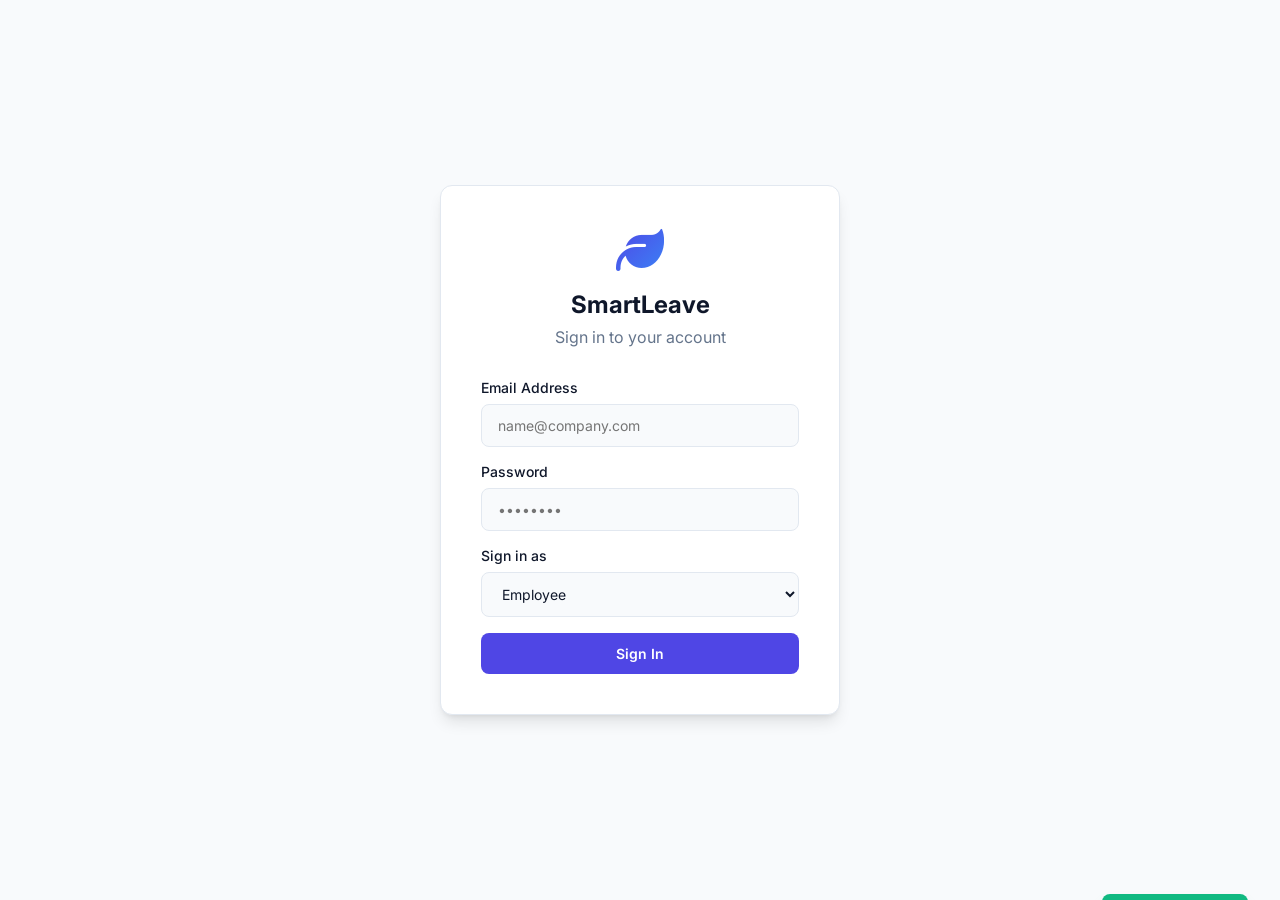
<file: index.html>
<!DOCTYPE html>
<html lang="en">

<head>
    <meta charset="UTF-8">
    <meta name="viewport" content="width=device-width, initial-scale=1.0">
    <title>Smart Leave Management - Login</title>
    <link href="https://fonts.googleapis.com/css2?family=Inter:wght@300;400;500;600;700&display=swap" rel="stylesheet">
    <link rel="stylesheet" href="https://cdnjs.cloudflare.com/ajax/libs/font-awesome/6.4.0/css/all.min.css">
    <link href="style.css" rel="stylesheet">
</head>

<body>
    <!-- Login Page -->
    <div id="auth-wrapper" class="auth-wrapper">
        <div class="auth-card">
            <div class="auth-header">
                <i class="fa-solid fa-leaf logo-icon"></i>
                <h2>SmartLeave</h2>
                <p>Sign in to your account</p>
            </div>
            <form id="login-form">
                <div class="form-group">
                    <label for="email">Email Address</label>
                    <input type="email" id="email" placeholder="name@company.com" required>
                </div>
                <div class="form-group">
                    <label for="password">Password</label>
                    <input type="password" id="password" placeholder="••••••••" required>
                </div>
                <div class="form-group">
                    <label for="role">Sign in as</label>
                    <select id="role" required>
                        <option value="employee">Employee</option>
                        <option value="manager">Manager</option>
                        <option value="hr_admin">HR Admin</option>
                    </select>
                </div>
                <button type="submit" class="btn btn-primary">Sign In</button>
            </form>
        </div>

        <!-- NEW PASSWORD REQUIRED CARD (Hidden by default) -->
        <div class="auth-card" id="change-password-card" style="display: none;">
            <div class="auth-header">
                <i class="fa-solid fa-key logo-icon" style="color: #F59E0B;"></i>
                <h2>Change Password</h2>
                <p>Please choose a new permanent password.</p>
            </div>
            <form id="change-password-form">
                <div class="form-group">
                    <label for="new-password">New Password</label>
                    <input type="password" id="new-password" placeholder="Enter new password" required>
                    <small style="color: gray; font-size: 0.75rem; margin-top: 5px; display: block;">
                        Must be at least 8 characters, with numbers and symbols.
                    </small>
                </div>
                <!-- We store the temporary session string here invisibly -->
                <input type="hidden" id="cognito-session-token">
                <input type="hidden" id="cognito-username">
                
                <button type="submit" class="btn btn-primary" style="margin-top: 15px;">Set Password & Sign In</button>
                <button type="button" class="btn btn-outline" id="cancel-change-btn" style="width: 100%; margin-top: 10px;">Cancel</button>
            </form>
        </div>
    </div>

    <!-- Notification Toast -->
    <div id="toast" class="toast">
        <div class="toast-content">
            <i class="fa-solid fa-circle-check"></i>
            <span class="toast-message">Success!</span>
        </div>
    </div>

    <!-- Use AWS SDK v2 which is 100% stable in all browsers without bundlers -->
    <script src="https://sdk.amazonaws.com/js/aws-sdk-2.1400.0.min.js"></script>
    <script src="common.js"></script>
    <script src="login.js"></script>

</body>

</html>
</file>
<file: style.css>
:root {
    /* Color Palette - Light Mode */
    --primary: #4F46E5;
    /* Indigo */
    --primary-hover: #4338CA;
    --secondary: #10B981;
    /* Emerald */
    --bg-main: #F8FAFC;
    /* Slate 50 */
    --bg-card: #FFFFFF;
    --bg-sidebar: #FFFFFF;
    --text-main: #0F172A;
    /* Slate 900 */
    --text-muted: #64748B;
    /* Slate 500 */
    --border-color: #E2E8F0;
    /* Slate 200 */

    /* Semantic Colors */
    --success: #10B981;
    --warning: #F59E0B;
    --danger: #EF4444;
    --info: #3B82F6;

    /* Shadows & Transitions */
    --shadow-sm: 0 1px 2px 0 rgb(0 0 0 / 0.05);
    --shadow-md: 0 4px 6px -1px rgb(0 0 0 / 0.1), 0 2px 4px -2px rgb(0 0 0 / 0.1);
    --shadow-lg: 0 10px 15px -3px rgb(0 0 0 / 0.1), 0 4px 6px -4px rgb(0 0 0 / 0.1);
    --transition: all 0.3s cubic-bezier(0.4, 0, 0.2, 1);

    /* Metrics */
    --sidebar-width: 260px;
    --border-radius: 12px;
}

[data-theme="dark"] {
    --bg-main: #0F172A;
    /* Slate 900 */
    --bg-card: #1E293B;
    /* Slate 800 */
    --bg-sidebar: #1E293B;
    --text-main: #F8FAFC;
    --text-muted: #94A3B8;
    --border-color: #334155;
    /* Slate 700 */
    --shadow-md: 0 4px 6px -1px rgb(0 0 0 / 0.3);
}

* {
    margin: 0;
    padding: 0;
    box-sizing: border-box;
    font-family: 'Inter', sans-serif;
}

body {
    background-color: var(--bg-main);
    color: var(--text-main);
    transition: background-color var(--transition), color var(--transition);
    overflow-x: hidden;
}

/* Layout */
.app-container {
    display: flex;
    height: 100vh;
}

/* Auth Wrapper */
.auth-wrapper {
    display: flex;
    justify-content: center;
    align-items: center;
    height: 100vh;
    width: 100vw;
    background-color: var(--bg-main);
    padding: 24px;
}

.auth-card {
    background-color: var(--bg-card);
    border-radius: var(--border-radius);
    padding: 40px;
    width: 100%;
    max-width: 400px;
    box-shadow: var(--shadow-lg);
    border: 1px solid var(--border-color);
}

.auth-header {
    text-align: center;
    margin-bottom: 32px;
}

.auth-header .logo-icon {
    font-size: 48px;
    margin-bottom: 16px;
}

.auth-header h2 {
    font-size: 24px;
    font-weight: 700;
    margin-bottom: 8px;
}

.auth-header p {
    color: var(--text-muted);
}

/* Sidebar */
.sidebar {
    width: var(--sidebar-width);
    background-color: var(--bg-sidebar);
    border-right: 1px solid var(--border-color);
    display: flex;
    flex-direction: column;
    transition: var(--transition);
    z-index: 10;
}

.sidebar-header {
    padding: 24px;
    display: flex;
    align-items: center;
    gap: 12px;
    border-bottom: 1px solid var(--border-color);
}

.logo-icon {
    font-size: 24px;
    color: var(--primary);
    background: linear-gradient(135deg, var(--primary), var(--info));
    -webkit-background-clip: text;
    background-clip: text;
    -webkit-text-fill-color: transparent;
}

.sidebar-header h2 {
    font-size: 20px;
    font-weight: 700;
    letter-spacing: -0.5px;
}

.nav-links {
    list-style: none;
    padding: 24px 16px;
    flex: 1;
}

.nav-links li {
    margin-bottom: 8px;
}

.nav-links a {
    display: flex;
    align-items: center;
    gap: 12px;
    padding: 12px 16px;
    color: var(--text-muted);
    text-decoration: none;
    border-radius: var(--border-radius);
    font-weight: 500;
    transition: var(--transition);
}

.nav-links li.active a,
.nav-links a:hover {
    background-color: rgba(79, 70, 229, 0.1);
    color: var(--primary);
}

.user-profile {
    padding: 24px;
    border-top: 1px solid var(--border-color);
    display: flex;
    align-items: center;
    gap: 12px;
}

.user-profile img {
    width: 40px;
    height: 40px;
    border-radius: 50%;
    object-fit: cover;
    border: 2px solid var(--border-color);
}

.user-info h4 {
    font-size: 14px;
    font-weight: 600;
}

.user-info p {
    font-size: 12px;
    color: var(--text-muted);
}

/* Main Content Area */
.main-content {
    flex: 1;
    display: flex;
    flex-direction: column;
    overflow-y: auto;
}

/* Header */
.top-header {
    background-color: var(--bg-card);
    padding: 16px 32px;
    display: flex;
    justify-content: space-between;
    align-items: center;
    border-bottom: 1px solid var(--border-color);
    position: sticky;
    top: 0;
    z-index: 5;
}

.search-bar {
    display: flex;
    align-items: center;
    background-color: var(--bg-main);
    padding: 8px 16px;
    border-radius: 20px;
    width: 300px;
    border: 1px solid var(--border-color);
    transition: var(--transition);
}

.search-bar:focus-within {
    border-color: var(--primary);
    box-shadow: 0 0 0 3px rgba(79, 70, 229, 0.1);
}

.search-bar i {
    color: var(--text-muted);
    margin-right: 8px;
}

.search-bar input {
    border: none;
    background: none;
    outline: none;
    width: 100%;
    color: var(--text-main);
}

.header-actions {
    display: flex;
    gap: 16px;
    position: relative;
}

.icon-btn {
    background: none;
    border: none;
    color: var(--text-muted);
    font-size: 18px;
    cursor: pointer;
    position: relative;
    width: 40px;
    height: 40px;
    border-radius: 50%;
    transition: var(--transition);
    display: flex;
    justify-content: center;
    align-items: center;
}

.icon-btn:hover {
    background-color: var(--bg-main);
    color: var(--text-main);
}

.badge {
    position: absolute;
    top: 4px;
    right: 4px;
    background-color: var(--danger);
    color: white;
    font-size: 10px;
    font-weight: 700;
    padding: 2px 5px;
    border-radius: 10px;
    border: 2px solid var(--bg-card);
}

/* Sections */
.view-section {
    display: none;
    padding: 32px;
    animation: fadeIn 0.4s ease-out;
}

.view-section.active {
    display: block;
}

@keyframes fadeIn {
    from {
        opacity: 0;
        transform: translateY(10px);
    }

    to {
        opacity: 1;
        transform: translateY(0);
    }
}

.page-title {
    margin-bottom: 24px;
}

.page-title h1 {
    font-size: 28px;
    font-weight: 700;
    margin-bottom: 4px;
    letter-spacing: -0.5px;
}

.page-title p {
    color: var(--text-muted);
}

/* Cards */
.card {
    background-color: var(--bg-card);
    border-radius: var(--border-radius);
    border: 1px solid var(--border-color);
    box-shadow: var(--shadow-sm);
    padding: 24px;
    transition: var(--transition);
}

.card:hover {
    box-shadow: var(--shadow-md);
    transform: translateY(-2px);
}

/* Balance Cards */
.balance-cards {
    display: grid;
    grid-template-columns: repeat(auto-fit, minmax(280px, 1fr));
    gap: 24px;
    margin-bottom: 32px;
}

.balance-card {
    display: flex;
    align-items: center;
    gap: 16px;
}

.card-icon {
    width: 56px;
    height: 56px;
    border-radius: 16px;
    display: flex;
    justify-content: center;
    align-items: center;
    font-size: 24px;
}

.card-icon.blue {
    background-color: rgba(59, 130, 246, 0.1);
    color: #3B82F6;
}

.card-icon.red {
    background-color: rgba(239, 68, 68, 0.1);
    color: #EF4444;
}

.card-icon.green {
    background-color: rgba(16, 185, 129, 0.1);
    color: #10B981;
}

.card-icon.orange {
    background-color: rgba(245, 158, 11, 0.1);
    color: #F59E0B;
}

.card-icon.purple {
    background-color: rgba(168, 85, 247, 0.1);
    color: #A855F7;
}

.card-details h3 {
    font-size: 14px;
    color: var(--text-muted);
    font-weight: 500;
    margin-bottom: 4px;
}

.flex-row {
    display: flex;
    align-items: baseline;
    gap: 6px;
}

.days-left {
    font-size: 28px;
    font-weight: 700;
    color: var(--text-main);
}

.days-left span {
    font-size: 14px;
    font-weight: 500;
    color: var(--text-muted);
}

.total-days {
    color: var(--text-muted);
    font-size: 14px;
}

/* Dashboard Grid */
.dashboard-grid {
    display: grid;
    grid-template-columns: 1fr 2fr;
    gap: 24px;
}

.manager-grid {
    grid-template-columns: 1.2fr 1fr;
}

.right-column {
    display: flex;
    flex-direction: column;
    gap: 24px;
}

/* Forms */
.form-group {
    margin-bottom: 16px;
}

.form-row {
    display: flex;
    gap: 16px;
}

.form-group.half {
    flex: 1;
}

label {
    display: block;
    font-size: 14px;
    font-weight: 500;
    margin-bottom: 8px;
    color: var(--text-main);
}

input,
select,
textarea {
    width: 100%;
    padding: 12px 16px;
    border-radius: 8px;
    border: 1px solid var(--border-color);
    background-color: var(--bg-main);
    color: var(--text-main);
    font-size: 14px;
    transition: var(--transition);
}

input:focus,
select:focus,
textarea:focus {
    outline: none;
    border-color: var(--primary);
    box-shadow: 0 0 0 3px rgba(79, 70, 229, 0.1);
}

.btn {
    padding: 12px 24px;
    border-radius: 8px;
    font-size: 14px;
    font-weight: 600;
    cursor: pointer;
    transition: var(--transition);
    border: none;
    display: inline-flex;
    align-items: center;
    justify-content: center;
    gap: 8px;
}

.btn-primary {
    background-color: var(--primary);
    color: white;
    width: 100%;
}

.btn-primary:hover {
    background-color: var(--primary-hover);
    transform: translateY(-1px);
    box-shadow: 0 4px 12px rgba(79, 70, 229, 0.2);
}

.btn-outline {
    background-color: transparent;
    border: 1px solid var(--border-color);
    color: var(--text-main);
}

.btn-outline:hover {
    background-color: var(--bg-main);
    border-color: var(--text-muted);
}

.btn-sm {
    padding: 6px 12px;
    font-size: 12px;
}

.btn-icon {
    width: 36px;
    height: 36px;
    padding: 0;
    border-radius: 50%;
}

.btn-success {
    background-color: rgba(16, 185, 129, 0.1);
    color: var(--success);
}

.btn-success:hover {
    background-color: var(--success);
    color: white;
}

.btn-danger {
    background-color: rgba(239, 68, 68, 0.1);
    color: var(--danger);
}

.btn-danger:hover {
    background-color: var(--danger);
    color: white;
}

/* Tables */
.card-header {
    display: flex;
    justify-content: space-between;
    align-items: center;
    margin-bottom: 20px;
}

.card-header h2,
.card h2 {
    font-size: 18px;
    font-weight: 600;
    margin-bottom: 20px;
}

.table-container {
    overflow-x: auto;
}

.data-table {
    width: 100%;
    border-collapse: collapse;
}

.data-table th,
.data-table td {
    padding: 14px 16px;
    text-align: left;
    border-bottom: 1px solid var(--border-color);
}

.data-table th {
    font-size: 12px;
    font-weight: 600;
    color: var(--text-muted);
    text-transform: uppercase;
    letter-spacing: 0.5px;
}

.data-table td {
    font-size: 14px;
}

.data-table tr:hover td {
    background-color: var(--bg-main);
}

.data-table tr:last-child td {
    border-bottom: none;
}

.type-indicator {
    display: inline-block;
    width: 8px;
    height: 8px;
    border-radius: 50%;
    margin-right: 8px;
}

.type-indicator.blue {
    background-color: #3B82F6;
}

.type-indicator.green {
    background-color: #10B981;
}

.type-indicator.red {
    background-color: #EF4444;
}

.type-indicator.orange {
    background-color: #F59E0B;
}

.status-badge {
    padding: 6px 12px;
    border-radius: 20px;
    font-size: 12px;
    font-weight: 600;
}

.status-badge.approved {
    background-color: rgba(16, 185, 129, 0.1);
    color: var(--success);
}

.status-badge.pending {
    background-color: rgba(245, 158, 11, 0.1);
    color: var(--warning);
}

.status-badge.rejected {
    background-color: rgba(239, 68, 68, 0.1);
    color: var(--danger);
}

/* Manager Stats */
.number-stat {
    font-size: 32px;
    font-weight: 700;
    color: var(--text-main);
}

/* Approvals List */
.approval-list {
    list-style: none;
    display: flex;
    flex-direction: column;
    gap: 16px;
}

.approval-item {
    display: flex;
    justify-content: space-between;
    align-items: center;
    padding: 16px;
    border: 1px solid var(--border-color);
    border-radius: var(--border-radius);
    transition: var(--transition);
}

.approval-item:hover {
    border-color: var(--primary);
    background-color: var(--bg-main);
}

.requester-info {
    display: flex;
    align-items: center;
    gap: 16px;
}

.requester-info img {
    width: 48px;
    height: 48px;
    border-radius: 50%;
}

.requester-info h4 {
    font-size: 15px;
    font-weight: 600;
    margin-bottom: 4px;
}

.requester-info p {
    font-size: 13px;
    color: var(--text-muted);
}

.action-buttons {
    display: flex;
    gap: 8px;
}

/* Calendar */
.calendar-nav {
    display: flex;
    align-items: center;
    gap: 16px;
    font-weight: 600;
}

.calendar-nav button {
    background: none;
    border: none;
    color: var(--text-muted);
    cursor: pointer;
    font-size: 14px;
}

.calendar-grid {
    display: grid;
    grid-template-columns: repeat(7, 1fr);
    gap: 4px;
    text-align: center;
    margin-bottom: 20px;
}

.day-name {
    font-size: 12px;
    font-weight: 600;
    color: var(--text-muted);
    padding-bottom: 8px;
}

.day {
    aspect-ratio: 1;
    display: flex;
    flex-direction: column;
    justify-content: center;
    align-items: center;
    font-size: 14px;
    border-radius: 8px;
    cursor: pointer;
    transition: var(--transition);
    border: 1px solid transparent;
}

.day.empty {
    cursor: default;
}

.day:not(.empty):hover {
    background-color: var(--bg-main);
    border-color: var(--border-color);
}

.day.weekend {
    color: var(--text-muted);
    background-color: rgba(0, 0, 0, 0.02);
}

[data-theme="dark"] .day.weekend {
    background-color: rgba(255, 255, 255, 0.02);
}

.day.has-leave {
    background-color: rgba(59, 130, 246, 0.05);
    border-color: rgba(59, 130, 246, 0.2);
    font-weight: 600;
    position: relative;
}

.notification-panel {
    position: absolute;
    top: 86px;
    right: 32px;
    width: 390px;
    max-height: 420px;
    overflow: auto;
    background-color: var(--bg-card);
    border: 1px solid var(--border-color);
    border-radius: 12px;
    box-shadow: var(--shadow-lg);
    z-index: 20;
}

.notification-panel-header {
    padding: 12px 16px;
    border-bottom: 1px solid var(--border-color);
    display: flex;
    align-items: center;
    justify-content: space-between;
}

.notification-panel-header h3 {
    font-size: 14px;
    font-weight: 700;
}

.btn-link {
    border: none;
    background: transparent;
    color: var(--text-muted);
    cursor: pointer;
    font-size: 12px;
    font-weight: 600;
}

.btn-link:hover {
    color: var(--primary);
}

.notification-panel-tabs {
    display: flex;
    gap: 8px;
    padding: 8px 12px;
    border-bottom: 1px solid var(--border-color);
}

.notif-tab {
    border: 1px solid var(--border-color);
    background: transparent;
    color: var(--text-muted);
    border-radius: 16px;
    font-size: 12px;
    font-weight: 600;
    padding: 6px 10px;
    cursor: pointer;
    display: inline-flex;
    gap: 6px;
    align-items: center;
}

.notif-tab.active {
    color: var(--primary);
    border-color: rgba(79, 70, 229, 0.4);
    background: rgba(79, 70, 229, 0.08);
}

.notification-list {
    list-style: none;
    margin: 0;
    padding: 10px;
}

.notification-section {
    padding: 6px 8px 10px 8px;
    color: var(--text-muted);
    font-size: 12px;
    font-weight: 600;
}

.notification-item {
    padding: 12px;
    border-bottom: 1px solid var(--border-color);
    position: relative;
    border-radius: 12px;
    margin-bottom: 8px;
    display: flex;
    align-items: flex-start;
    gap: 10px;
    background: var(--bg-main);
}

.notification-item.unread {
    background: rgba(79, 70, 229, 0.05);
    border: 1px solid rgba(79, 70, 229, 0.12);
}

.notification-item:last-child {
    border-bottom: none;
}

.notification-avatar {
    width: 34px;
    height: 34px;
    border-radius: 50%;
    display: inline-flex;
    align-items: center;
    justify-content: center;
    font-weight: 700;
    font-size: 14px;
    background: rgba(79, 70, 229, 0.15);
    color: var(--primary);
    flex-shrink: 0;
}

.notification-content {
    flex: 1;
    min-width: 0;
}

.notification-row {
    display: flex;
    align-items: center;
    justify-content: space-between;
    gap: 8px;
}

.notification-title {
    font-size: 13px;
    font-weight: 600;
    margin-bottom: 4px;
}

.notification-meta {
    font-size: 12px;
    color: var(--text-muted);
    margin-bottom: 6px;
}

.notification-time,
.notification-date {
    font-size: 11px;
    color: var(--text-muted);
}

.notification-status {
    font-size: 10px;
    font-weight: 700;
    border-radius: 999px;
    padding: 3px 8px;
    text-transform: uppercase;
    letter-spacing: 0.2px;
}

.notification-status.status-submitted {
    color: #1d4ed8;
    background: rgba(59, 130, 246, 0.15);
}

.notification-status.status-approved {
    color: #047857;
    background: rgba(16, 185, 129, 0.2);
}

.notification-status.status-manager {
    color: #b45309;
    background: rgba(245, 158, 11, 0.2);
}

.notification-status.status-rejected {
    color: #b91c1c;
    background: rgba(239, 68, 68, 0.2);
}

.notification-dot {
    position: absolute;
    right: 14px;
    top: 18px;
    width: 8px;
    height: 8px;
    border-radius: 50%;
    background: var(--primary);
}

.notification-empty {
    padding: 16px;
    color: var(--text-muted);
    font-size: 13px;
}

.day.today {
    outline: 2px solid var(--primary-color);
    outline-offset: -2px;
}

.day.selected {
    box-shadow: inset 0 0 0 2px rgba(16, 185, 129, 0.55);
}

.calendar-day-details {
    margin-top: 12px;
    padding: 10px 12px;
    border: 1px solid var(--border-color);
    border-radius: 10px;
    font-size: 13px;
    color: var(--text-muted);
    background-color: var(--bg-main);
}

.dot {
    width: 6px;
    height: 6px;
    border-radius: 50%;
    margin-top: 4px;
    display: inline-block;
    margin-right: 3px;
}

.dot.red {
    background-color: var(--danger);
}

.dot.blue {
    background-color: var(--info);
}

.dot.green {
    background-color: var(--success);
}

.dot.orange {
    background-color: #F59E0B;
}

.dot-stack {
    display: inline-flex;
    align-items: center;
    margin-left: 6px;
    vertical-align: middle;
}

.dot-stack .dot:last-child {
    margin-right: 0;
}

.calendar-legend {
    display: flex;
    gap: 16px;
    font-size: 12px;
    color: var(--text-muted);
    justify-content: center;
    padding-top: 16px;
    border-top: 1px solid var(--border-color);
}

.calendar-legend div {
    display: flex;
    align-items: center;
    gap: 6px;
}

/* Reports */
.report-actions {
    display: flex;
    gap: 16px;
    margin-top: 20px;
}

.report-actions .btn {
    flex: 1;
}

.text-muted {
    color: var(--text-muted);
    font-size: 14px;
    line-height: 1.5;
}

/* Toast */
.toast {
    position: fixed;
    bottom: 32px;
    right: 32px;
    background-color: #10B981;
    color: white;
    padding: 16px 24px;
    border-radius: 8px;
    box-shadow: 0 10px 15px -3px rgba(16, 185, 129, 0.3);
    transform: translateY(150%);
    transition: transform 0.3s cubic-bezier(0.68, -0.55, 0.265, 1.55);
    z-index: 1000;
}

.toast.show {
    transform: translateY(0);
}

.toast-content {
    display: flex;
    align-items: center;
    gap: 12px;
    font-weight: 500;
}

/* Responsive */
@media (max-width: 1024px) {

    .dashboard-grid,
    .manager-grid {
        grid-template-columns: 1fr;
    }
}

@media (max-width: 768px) {
    .sidebar {
        position: absolute;
        transform: translateX(-100%);
    }

    .app-container {
        flex-direction: column;
    }

    .main-content {
        width: 100%;
    }
}
</file>
